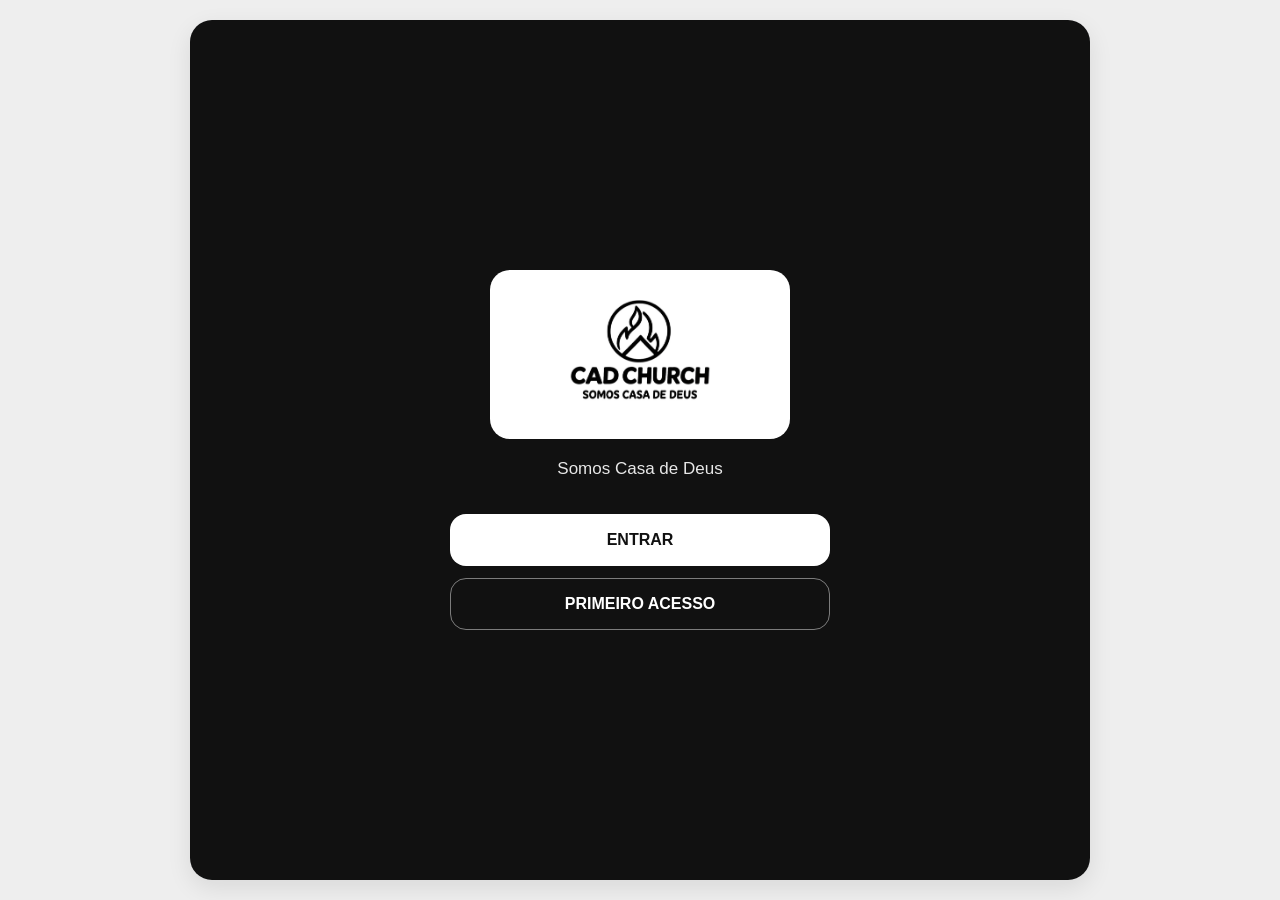
<file: index.html>
<!DOCTYPE html>
<html lang="pt-BR">
<head>
  <meta charset="UTF-8">
  <meta name="viewport" content="width=device-width, initial-scale=1.0, maximum-scale=1.0, user-scalable=no">

  <meta name="theme-color" content="#111111">
  <meta name="apple-mobile-web-app-capable" content="yes">
  <meta name="apple-mobile-web-app-status-bar-style" content="black">

  <title>CAD CHURCH</title>

  <link rel="stylesheet" href="style.css">
</head>

<body>

<main class="app">

  <!-- ==================================================
       TELA INICIAL
  =================================================== -->
  <section class="screen splash-screen" id="splash">

    <div class="splash-content">

      <img
        src="logo-cad-church.jpg"
        alt="CAD CHURCH - Somos Casa de Deus"
        class="splash-logo"
      >

      <p class="tagline">Somos Casa de Deus</p>

      <div class="splash-actions">

        <button
          type="button"
          class="btn btn-primary"
          onclick="entrar()"
        >
          ENTRAR
        </button>

        <button
          type="button"
          class="btn btn-secondary"
          onclick="primeiroAcesso()"
        >
          PRIMEIRO ACESSO
        </button>

      </div>

    </div>

  </section>


  <!-- ==================================================
       PRIMEIRO ACESSO
  =================================================== -->
  <section class="screen" id="cadastro">

    <header class="app-header">

      <button
        type="button"
        class="btn-back"
        onclick="voltarSplash()"
      >
        ← Voltar
      </button>

      <h2>Primeiro Acesso</h2>

      <div class="header-spacer"></div>

    </header>

    <div class="page-content">

      <div class="intro-block">

        <h3>Seja bem-vindo!</h3>

        <p>
          Cadastre seus dados para acessar o CAD CHURCH.
        </p>

      </div>

      <form
        onsubmit="salvarCadastro(event)"
        class="form-container"
      >

        <div class="input-group">

          <label for="cadNome">
            Nome completo
          </label>

          <input
            id="cadNome"
            type="text"
            autocomplete="name"
            required
            placeholder="Digite seu nome"
          >

        </div>


        <div class="input-group">

          <label for="cadTelefone">
            Telefone
          </label>

          <input
            id="cadTelefone"
            type="tel"
            autocomplete="tel"
            placeholder="(00) 00000-0000"
          >

        </div>


        <button
          type="submit"
          class="btn btn-primary"
        >
          CRIAR MEU ACESSO
        </button>

      </form>

    </div>

  </section>


  <!-- ==================================================
       HOME
  =================================================== -->
  <section class="screen" id="home">

    <header class="app-header home-header">

      <div class="user-greeting">

        <small>
          Bem-vindo(a) à nossa casa
        </small>

        <h1 id="nome">
          Membro
        </h1>

      </div>

      <div class="tag">
        CAD CHURCH
      </div>

    </header>


    <div class="page-content home-content">

      <!-- ==================================================
           TRILHO MINISTERIAL
      =================================================== -->

      <a
        href="trilho.html"
        class="trilho-card"
      >

        <div class="trilho-top">

          <div>

            <span>
              Seu Trilho Ministerial
            </span>

            <strong id="trilhoNivel">
              VISITANTE
            </strong>

          </div>

          <div
            class="etiqueta"
            id="trilhoCor"
          >
            AZUL
          </div>

        </div>


        <div class="progress">

          <span
            id="progresso"
            style="width: 0%;"
          ></span>

        </div>


        <small id="progressoTexto">
          Seu progresso aparecerá aqui conforme você avançar.
        </small>

      </a>


      <!-- ==================================================
           ÁREA ADMINISTRATIVA
      =================================================== -->

      <section
        class="admin-area hidden"
        id="adminArea"
      >

        <div class="admin-header">

          <span>👑</span>

          <div>

            <strong>
              Painel Administrativo
            </strong>

            <small>
              Área exclusiva do administrador
            </small>

          </div>

        </div>


        <div class="admin-grid">

          <a
            href="admin-membros.html"
            class="btn-admin"
          >

            <span>👥</span>

            <b>
              Membros
            </b>

            <small>
              Gerenciar membros da igreja
            </small>

          </a>


          <a
            href="admin-agenda.html"
            class="btn-admin"
          >

            <span>📅</span>

            <b>
              Agenda
            </b>

            <small>
              Criar e organizar eventos
            </small>

          </a>


          <a
            href="admin-financeiro.html"
            class="btn-admin"
          >

            <span>💼</span>

            <b>
              Tesouraria
            </b>

            <small>
              Acessar painel financeiro
            </small>

          </a>

        </div>

      </section>


      <!-- ==================================================
           ACESSO RÁPIDO
      =================================================== -->

      <h2 class="section-title">
        Acesso rápido
      </h2>


      <div class="grid">


        <!-- AGENDA -->

        <a
          href="agenda.html"
          class="grid-card"
        >

          <span class="icon">
            📅
          </span>

          <b>
            Agenda
          </b>

          <small>
            Programações
          </small>

        </a>


        <!-- ORAÇÃO -->

        <a
          href="oracao.html"
          class="grid-card"
        >

          <span class="icon">
            🙏
          </span>

          <b>
            Oração
          </b>

          <small>
            Pedidos de oração
          </small>

        </a>


        <!-- ESTUDOS -->

        <a
          href="estudos.html"
          class="grid-card"
        >

          <span class="icon">
            📖
          </span>

          <b>
            Estudos
          </b>

          <small>
            Estudos bíblicos
          </small>

        </a>


        <!-- CONTRIBUIÇÕES -->

        <a
          href="contribuicoes.html"
          class="grid-card"
        >

          <span class="icon">
            💰
          </span>

          <b>
            Contribuições
          </b>

          <small>
            Dízimos e ofertas
          </small>

        </a>


        <!-- CULTOS -->

        <a
          href="cultos.html"
          class="grid-card"
        >

          <span class="icon">
            ⛪
          </span>

          <b>
            Cultos
          </b>

          <small>
            Horários
          </small>

        </a>


        <!-- AVISOS -->

        <a
          href="avisos.html"
          class="grid-card"
        >

          <span class="icon">
            📢
          </span>

          <b>
            Avisos
          </b>

          <small>
            Comunicados
          </small>

        </a>


        <!-- MINISTÉRIOS -->

        <a
          href="ministerios.html"
          class="grid-card"
        >

          <span class="icon">
            👥
          </span>

          <b>
            Ministérios
          </b>

          <small>
            Serviço
          </small>

        </a>


        <!-- TESOURARIA -->

        <a
          href="admin-financeiro.html"
          class="grid-card"
        >

          <span class="icon">
            💼
          </span>

          <b>
            Tesouraria
          </b>

          <small>
            Painel financeiro
          </small>

        </a>

      </div>

    </div>


    <!-- ==================================================
         MENU INFERIOR
    =================================================== -->

    <nav class="bottom-nav">

      <a
        href="index.html"
        class="active"
      >

        <i>⌂</i>

        <span>
          Início
        </span>

      </a>


      <a href="trilho.html">

        <i>🏷️</i>

        <span>
          Trilho
        </span>

      </a>


      <a href="perfil.html">

        <i>👤</i>

        <span>
          Perfil
        </span>

      </a>

    </nav>

  </section>

</main>


<!-- ==================================================
     JAVASCRIPT
=================================================== -->

<script src="app.js"></script>

</body>
</html>
</file>
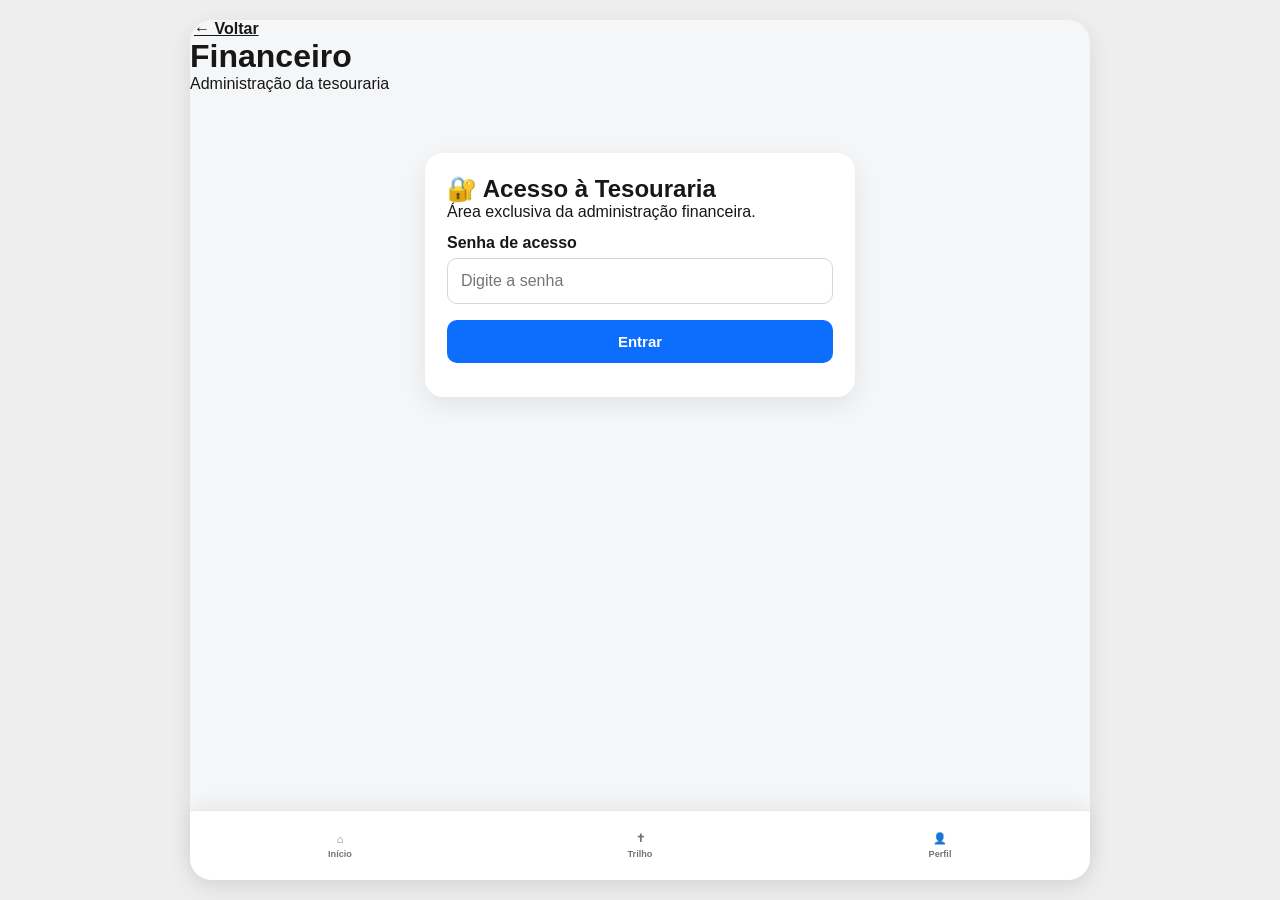
<file: admin-financeiro.html>
<!DOCTYPE html>
<html lang="pt-BR">

<head>

  <meta charset="UTF-8">

  <meta
    name="viewport"
    content="width=device-width, initial-scale=1.0"
  >

  <title>Financeiro — CAD CHURCH</title>

  <link rel="stylesheet" href="style.css">


  <style>

    .finance-admin {
      max-width: 900px;
      margin: auto;
      padding: 20px 16px 100px;
    }


    .finance-header {
      text-align: center;
      margin-bottom: 25px;
    }


    .finance-header h1 {
      margin-bottom: 6px;
    }


    .finance-header p {
      color: #666;
    }


    .finance-card {
      background: #fff;
      border-radius: 18px;
      padding: 22px;
      margin-bottom: 20px;
      box-shadow: 0 8px 25px rgba(0,0,0,.08);
    }


    .login-card {
      max-width: 430px;
      margin: 40px auto;
    }


    .finance-form label {
      display: block;
      margin: 13px 0 6px;
      font-weight: 600;
    }


    .finance-form input,
    .finance-form select {

      width: 100%;
      box-sizing: border-box;

      padding: 13px;

      border: 1px solid #d5d5d5;

      border-radius: 10px;

      font-size: 16px;
    }


    .btn-primary,
    .btn-danger,
    .btn-secondary {

      width: 100%;

      padding: 13px;

      border: 0;

      border-radius: 10px;

      color: white;

      font-weight: bold;

      font-size: 15px;

      cursor: pointer;

      margin-top: 16px;
    }


    .btn-primary {
      background: #0d6efd;
    }


    .btn-danger {
      background: #dc3545;
    }


    .btn-secondary {
      background: #6c757d;
    }


    .hidden {
      display: none !important;
    }


    .login-error {
      color: #c00;
      text-align: center;
      margin-top: 12px;
    }


    .resumo-grid {

      display: grid;

      grid-template-columns:
        repeat(3, 1fr);

      gap: 15px;

      margin-bottom: 20px;
    }


    .resumo-box {

      padding: 20px;

      border-radius: 15px;

      text-align: center;

      background: #f5f5f5;
    }


    .resumo-box span {

      display: block;

      font-size: 13px;

      color: #666;

      margin-bottom: 8px;
    }


    .resumo-box strong {

      font-size: 21px;
    }


    .entrada strong {
      color: #198754;
    }


    .saida strong {
      color: #dc3545;
    }


    .saldo-box {

      background: #eef7ff;

      border: 1px solid #cfe2ff;
    }


    .saldo-box strong {
      color: #0d6efd;
    }


    .table-wrapper {
      overflow-x: auto;
    }


    table {

      width: 100%;

      border-collapse: collapse;

      margin-top: 10px;

      min-width: 650px;
    }


    th,
    td {

      padding: 12px;

      border-bottom: 1px solid #eee;

      text-align: left;

      font-size: 14px;
    }


    th {
      background: #f5f5f5;
    }


    .valor-entrada {
      color: #198754;
      font-weight: bold;
    }


    .valor-saida {
      color: #dc3545;
      font-weight: bold;
    }


    .vazio {

      text-align: center;

      padding: 25px;

      color: #777;
    }


    .acoes {

      display: grid;

      grid-template-columns:
        1fr 1fr;

      gap: 12px;
    }


    @media (max-width: 650px) {

      .resumo-grid {
        grid-template-columns: 1fr;
      }

      .acoes {
        grid-template-columns: 1fr;
      }

    }

  </style>

</head>


<body>

  <div class="app">

    <header class="top-header">

      <a
        href="index.html"
        class="btn-back"
      >
        ← Voltar
      </a>

      <div>

        <h1>Financeiro</h1>

        <p>
          Administração da tesouraria
        </p>

      </div>

    </header>


    <main class="finance-admin">


      <!-- LOGIN -->

      <section
        id="loginSection"
        class="finance-card login-card"
      >

        <h2>🔐 Acesso à Tesouraria</h2>

        <p>
          Área exclusiva da administração financeira.
        </p>


        <form
          id="loginForm"
          class="finance-form"
        >

          <label for="pin">
            Senha de acesso
          </label>

          <input
            type="password"
            id="pin"
            maxlength="4"
            inputmode="numeric"
            placeholder="Digite a senha"
            required
          >


          <button
            type="submit"
            class="btn-primary"
          >
            Entrar
          </button>

        </form>


        <p
          id="loginError"
          class="login-error"
        ></p>

      </section>



      <!-- DASHBOARD -->

      <section
        id="dashboardSection"
        class="hidden"
      >


        <div class="finance-header">

          <h1>📊 Fluxo de Caixa</h1>

          <p>
            Controle financeiro da igreja
          </p>

        </div>


        <!-- RESUMO -->

        <div class="resumo-grid">


          <div class="resumo-box entrada">

            <span>
              TOTAL DE ENTRADAS
            </span>

            <strong id="entradas">
              R$ 0,00
            </strong>

          </div>


          <div class="resumo-box saida">

            <span>
              TOTAL DE SAÍDAS
            </span>

            <strong id="saidas">
              R$ 0,00
            </strong>

          </div>


          <div class="resumo-box saldo-box">

            <span>
              SALDO ATUAL
            </span>

            <strong id="saldo">
              R$ 0,00
            </strong>

          </div>

        </div>



        <!-- AÇÕES -->

        <section class="finance-card">

          <h2>
            Movimentação financeira
          </h2>


          <div class="acoes">

            <button
              class="btn-primary"
              onclick="carregarDados()"
            >
              🔄 Atualizar Fluxo
            </button>


            <button
              class="btn-danger"
              onclick="mostrarFormularioSaida()"
            >
              ➖ Registrar Saída
            </button>

          </div>

        </section>



        <!-- FORMULÁRIO SAÍDA -->

        <section
          id="saidaSection"
          class="finance-card hidden"
        >

          <h2>
            ➖ Registrar Saída
          </h2>


          <form
            id="saidaForm"
            class="finance-form"
          >

            <label for="categoriaSaida">
              Categoria
            </label>

            <select
              id="categoriaSaida"
              required
            >

              <option value="">
                Selecione
              </option>

              <option value="Despesa">
                Despesa
              </option>

              <option value="Aluguel">
                Aluguel
              </option>

              <option value="Energia">
                Energia
              </option>

              <option value="Água">
                Água
              </option>

              <option value="Material">
                Material
              </option>

              <option value="Manutenção">
                Manutenção
              </option>

              <option value="Outros">
                Outros
              </option>

            </select>


            <label for="descricaoSaida">
              Descrição
            </label>

            <input
              type="text"
              id="descricaoSaida"
              placeholder="Ex.: pagamento da conta de energia"
              required
            >


            <label for="valorSaida">
              Valor
            </label>

            <input
              type="number"
              id="valorSaida"
              min="0.01"
              step="0.01"
              placeholder="R$ 0,00"
              required
            >


            <button
              type="submit"
              class="btn-danger"
            >
              Registrar Saída
            </button>


            <button
              type="button"
              class="btn-secondary"
              onclick="esconderFormularioSaida()"
            >
              Cancelar
            </button>

          </form>

          <p id="saidaStatus"></p>

        </section>



        <!-- FLUXO DE CAIXA -->

        <section class="finance-card">

          <h2>
            📋 Lançamentos
          </h2>


          <div class="table-wrapper">

            <table>

              <thead>

                <tr>

                  <th>Data</th>

                  <th>Tipo</th>

                  <th>Categoria</th>

                  <th>Descrição / Nome</th>

                  <th>Valor</th>

                </tr>

              </thead>


              <tbody id="movimentacoes">

                <tr>

                  <td
                    colspan="5"
                    class="vazio"
                  >
                    Carregando...
                  </td>

                </tr>

              </tbody>

            </table>

          </div>

        </section>


      </section>

    </main>


    <nav class="bottom-nav">

      <a href="index.html">

        <span>⌂</span>

        <small>
          Início
        </small>

      </a>


      <a href="trilho.html">

        <span>✝</span>

        <small>
          Trilho
        </small>

      </a>


      <a href="perfil.html">

        <span>👤</span>

        <small>
          Perfil
        </small>

      </a>

    </nav>

  </div>



  <script>

    const API_URL =
      "https://script.google.com/macros/s/AKfycbz8lxH6Raz0qL4Ly-NgHD0n_Ai4o-P7MwJtGXjgwl8tO1fARZcGffsw7a4E9lU1SwM_/exec";


    /*
      IMPORTANTE:
      Esta senha ainda está no navegador.
      Portanto, ela NÃO é uma proteção de segurança real.
      Depois podemos colocar autenticação administrativa
      de verdade.
    */

    const SENHA_ADMIN = "1234";


    const loginForm =
      document.getElementById("loginForm");


    loginForm.addEventListener(
      "submit",
      function(event) {

        event.preventDefault();

        const pin =
          document.getElementById("pin").value;

        const erro =
          document.getElementById("loginError");


        if (pin === SENHA_ADMIN) {

          document
            .getElementById("loginSection")
            .classList.add("hidden");

          document
            .getElementById("dashboardSection")
            .classList.remove("hidden");

          carregarDados();

        } else {

          erro.textContent =
            "Senha incorreta.";

        }

      }
    );



    function mostrarFormularioSaida() {

      document
        .getElementById("saidaSection")
        .classList.remove("hidden");

      document
        .getElementById("saidaSection")
        .scrollIntoView({
          behavior: "smooth"
        });

    }



    function esconderFormularioSaida() {

      document
        .getElementById("saidaSection")
        .classList.add("hidden");

    }



    function dinheiro(valor) {

      return Number(valor || 0)
        .toLocaleString(
          "pt-BR",
          {
            style: "currency",
            currency: "BRL"
          }
        );

    }



    async function carregarDados() {

      const tabela =
        document.getElementById("movimentacoes");


      tabela.innerHTML = `
        <tr>
          <td colspan="5" class="vazio">
            Atualizando...
          </td>
        </tr>
      `;


      try {

        const resposta =
          await fetch(API_URL);


        const data =
          await resposta.json();


        document.getElementById("entradas")
          .textContent =
          dinheiro(data.entradas);


        document.getElementById("saidas")
          .textContent =
          dinheiro(data.saidas);


        document.getElementById("saldo")
          .textContent =
          dinheiro(data.saldo);



        tabela.innerHTML = "";


        if (
          !data.movimentacoes ||
          data.movimentacoes.length === 0
        ) {

          tabela.innerHTML = `
            <tr>
              <td colspan="5" class="vazio">
                Nenhum lançamento registrado.
              </td>
            </tr>
          `;

          return;

        }


        data.movimentacoes.forEach(
          function(item) {

            const tr =
              document.createElement("tr");


            const classeValor =
              item.tipo === "Entrada"
                ? "valor-entrada"
                : "valor-saida";


            const sinal =
              item.tipo === "Entrada"
                ? "+"
                : "-";


            tr.innerHTML = `

              <td>
                ${item.data || ""}
              </td>

              <td>
                ${item.tipo || ""}
              </td>

              <td>
                ${item.categoria || ""}
              </td>

              <td>
                ${item.nome || ""}
              </td>

              <td class="${classeValor}">
                ${sinal} ${dinheiro(item.valor)}
              </td>

            `;


            tabela.appendChild(tr);

          }
        );


      } catch (erro) {

        console.error(erro);


        tabela.innerHTML = `
          <tr>
            <td colspan="5" class="vazio">
              Erro ao carregar o fluxo de caixa.
            </td>
          </tr>
        `;

      }

    }



    document
      .getElementById("saidaForm")
      .addEventListener(
        "submit",
        async function(event) {

          event.preventDefault();


          const categoria =
            document.getElementById(
              "categoriaSaida"
            ).value;


          const descricao =
            document.getElementById(
              "descricaoSaida"
            ).value.trim();


          const valor =
            parseFloat(
              document.getElementById(
                "valorSaida"
              ).value
            );


          const status =
            document.getElementById(
              "saidaStatus"
            );


          if (!categoria || !descricao || !valor) {

            status.style.color = "red";

            status.textContent =
              "Preencha todos os campos.";

            return;

          }


          status.style.color = "#555";

          status.textContent =
            "Registrando saída...";


          try {

            const dados =
              new URLSearchParams();


            dados.append(
              "tipo",
              "Saída"
            );


            dados.append(
              "categoria",
              categoria
            );


            dados.append(
              "valor",
              valor.toFixed(2)
            );


            dados.append(
              "nome",
              descricao
            );


            const resposta =
              await fetch(
                API_URL,
                {
                  method: "POST",
                  body: dados
                }
              );


            const resultado =
              await resposta.json();


            if (
              resultado.result !==
              "success"
            ) {

              throw new Error(
                resultado.message ||
                "Erro ao registrar saída."
              );

            }


            status.style.color =
              "#198754";


            status.textContent =
              "✓ Saída registrada com sucesso.";


            document
              .getElementById("saidaForm")
              .reset();


            await carregarDados();


            setTimeout(
              esconderFormularioSaida,
              1200
            );


          } catch (erro) {

            console.error(erro);

            status.style.color =
              "#dc3545";

            status.textContent =
              "Não foi possível registrar a saída.";

          }

        }
      );

  </script>

</body>

</html>
</file>
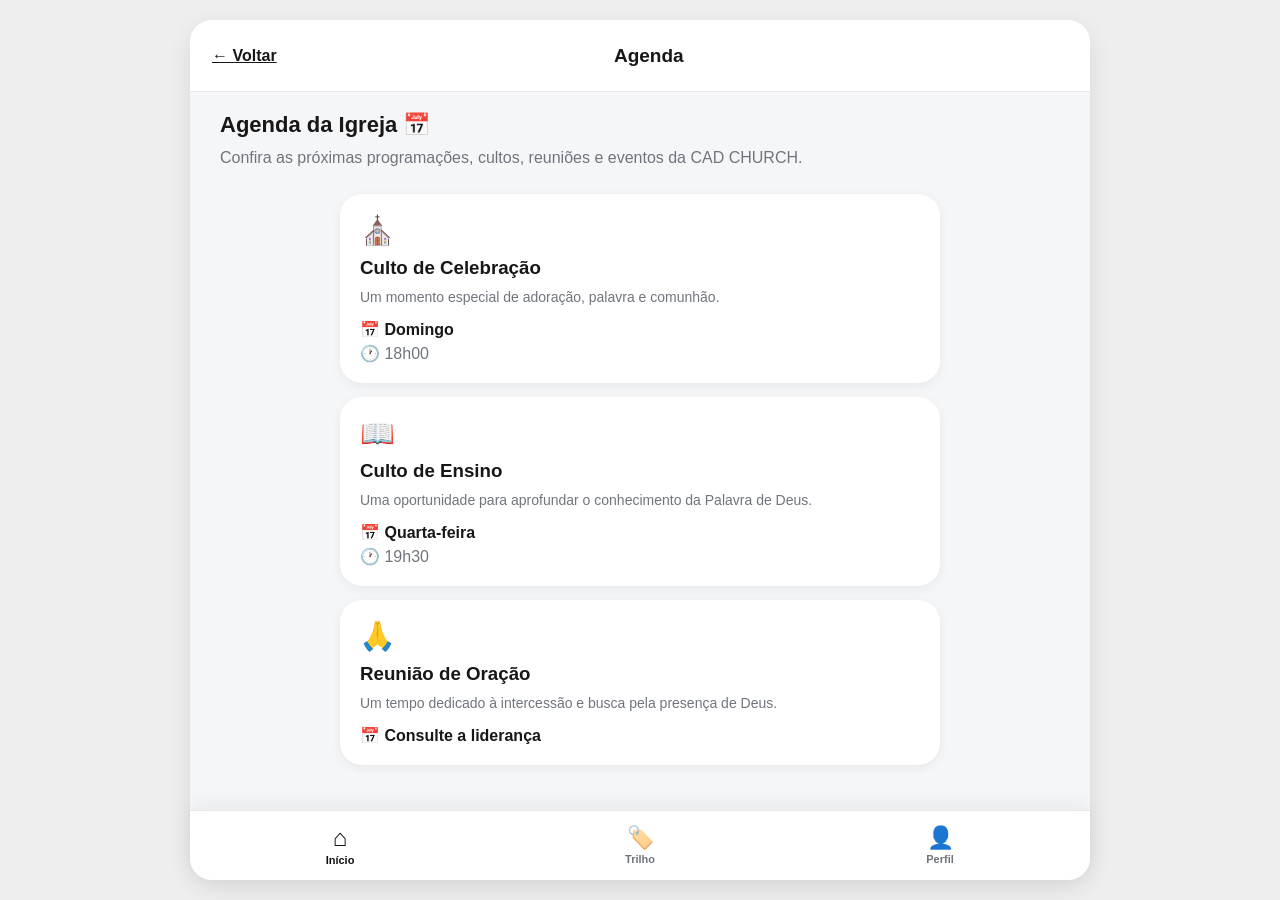
<file: agenda.html>
<!DOCTYPE html>
<html lang="pt-BR">

<head>
  <meta charset="UTF-8">

  <meta
    name="viewport"
    content="width=device-width, initial-scale=1.0, maximum-scale=1.0, user-scalable=no"
  >

  <meta name="theme-color" content="#111111">

  <title>Agenda - CAD CHURCH</title>

  <link rel="stylesheet" href="style.css">
</head>

<body>

<main class="app">

  <!-- CABEÇALHO -->
  <header class="app-header">

    <a href="index.html" class="btn-back">
      ← Voltar
    </a>

    <h2>Agenda</h2>

    <div class="header-spacer"></div>

  </header>


  <!-- CONTEÚDO -->
  <div class="page-content">

    <div class="intro-block">

      <h3>Agenda da Igreja 📅</h3>

      <p>
        Confira as próximas programações,
        cultos, reuniões e eventos da CAD CHURCH.
      </p>

    </div>


    <!-- EVENTO 1 -->

    <article class="form-container" style="margin-bottom: 14px;">

      <div style="font-size: 28px; margin-bottom: 10px;">
        ⛪
      </div>

      <h3 style="margin-bottom: 8px;">
        Culto de Celebração
      </h3>

      <p style="color: #70757d; font-size: 14px; line-height: 1.5;">
        Um momento especial de adoração,
        palavra e comunhão.
      </p>

      <p style="margin-top: 12px; font-weight: 700;">
        📅 Domingo
      </p>

      <p style="margin-top: 5px; color: #70757d;">
        🕐 18h00
      </p>

    </article>


    <!-- EVENTO 2 -->

    <article class="form-container" style="margin-bottom: 14px;">

      <div style="font-size: 28px; margin-bottom: 10px;">
        📖
      </div>

      <h3 style="margin-bottom: 8px;">
        Culto de Ensino
      </h3>

      <p style="color: #70757d; font-size: 14px; line-height: 1.5;">
        Uma oportunidade para aprofundar
        o conhecimento da Palavra de Deus.
      </p>

      <p style="margin-top: 12px; font-weight: 700;">
        📅 Quarta-feira
      </p>

      <p style="margin-top: 5px; color: #70757d;">
        🕐 19h30
      </p>

    </article>


    <!-- EVENTO 3 -->

    <article class="form-container">

      <div style="font-size: 28px; margin-bottom: 10px;">
        🙏
      </div>

      <h3 style="margin-bottom: 8px;">
        Reunião de Oração
      </h3>

      <p style="color: #70757d; font-size: 14px; line-height: 1.5;">
        Um tempo dedicado à intercessão
        e busca pela presença de Deus.
      </p>

      <p style="margin-top: 12px; font-weight: 700;">
        📅 Consulte a liderança
      </p>

    </article>

  </div>


  <!-- MENU INFERIOR -->

  <nav class="bottom-nav">

    <a href="index.html" class="active">

      <i>⌂</i>

      <span>
        Início
      </span>

    </a>


    <a href="trilho.html">

      <i>🏷️</i>

      <span>
        Trilho
      </span>

    </a>


    <a href="perfil.html">

      <i>👤</i>

      <span>
        Perfil
      </span>

    </a>

  </nav>

</main>

</body>

</html>
</file>
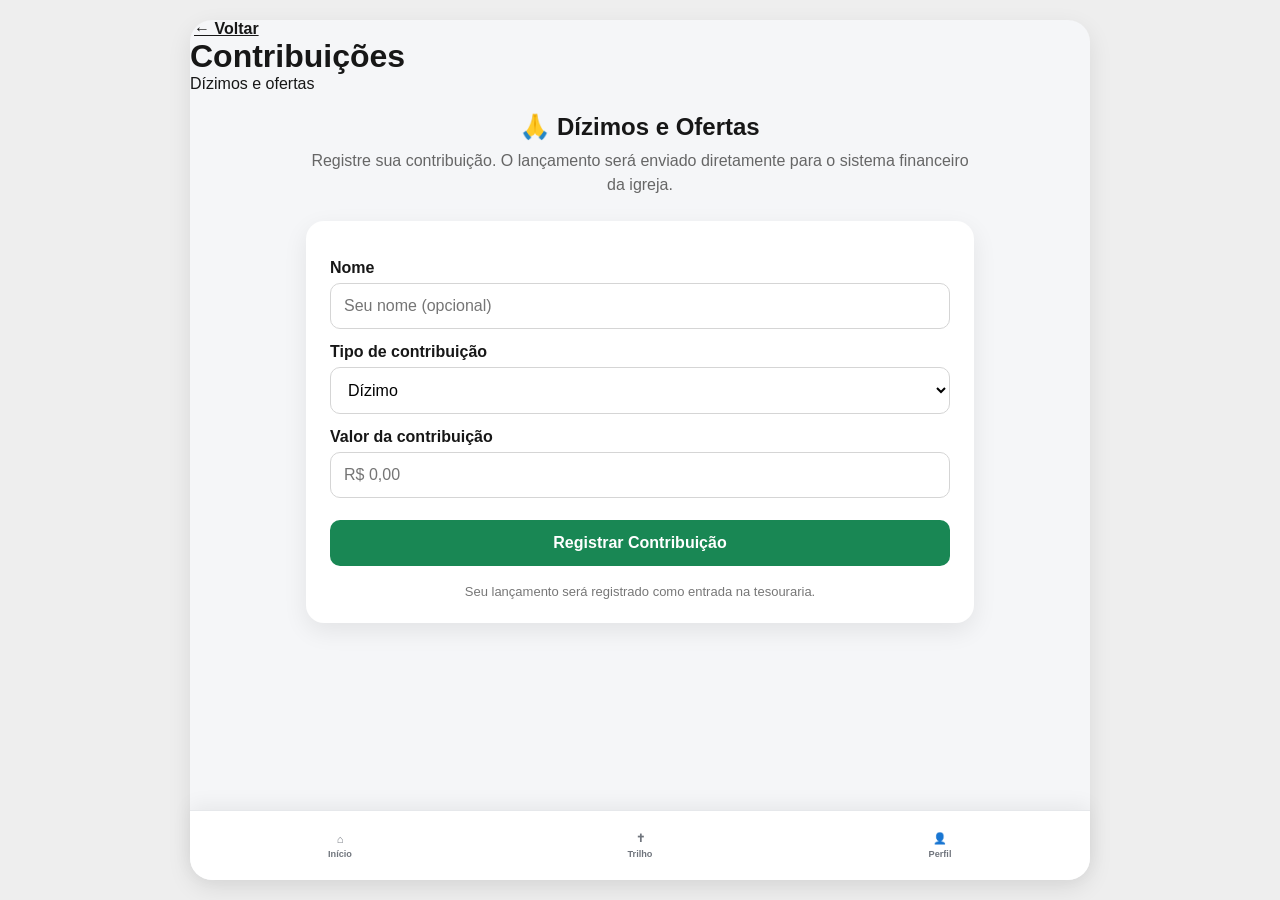
<file: contribuicoes.html>
<!DOCTYPE html>
<html lang="pt-BR">
<head>
  <meta charset="UTF-8">
  <meta name="viewport" content="width=device-width, initial-scale=1.0">

  <title>Contribuições — CAD CHURCH</title>

  <link rel="stylesheet" href="style.css">

  <style>
    .finance-page {
      max-width: 700px;
      margin: 0 auto;
      padding: 20px 16px 100px;
    }

    .finance-card {
      background: #fff;
      border-radius: 18px;
      padding: 24px;
      box-shadow: 0 8px 25px rgba(0,0,0,.08);
      margin-bottom: 20px;
    }

    .finance-card h2 {
      margin-top: 0;
    }

    .finance-intro {
      text-align: center;
      margin-bottom: 24px;
    }

    .finance-intro h1 {
      margin-bottom: 8px;
    }

    .finance-intro p {
      color: #666;
      line-height: 1.5;
    }

    .finance-form label {
      display: block;
      margin: 14px 0 6px;
      font-weight: 600;
    }

    .finance-form input,
    .finance-form select {
      width: 100%;
      box-sizing: border-box;
      padding: 13px;
      border: 1px solid #d5d5d5;
      border-radius: 10px;
      font-size: 16px;
      background: #fff;
    }

    .finance-form button {
      width: 100%;
      margin-top: 22px;
      padding: 14px;
      border: 0;
      border-radius: 10px;
      background: #198754;
      color: white;
      font-size: 16px;
      font-weight: bold;
      cursor: pointer;
    }

    .finance-form button:disabled {
      opacity: .6;
      cursor: wait;
    }

    .status {
      display: none;
      margin-top: 16px;
      padding: 13px;
      border-radius: 10px;
      text-align: center;
      font-weight: 600;
    }

    .status.success {
      display: block;
      background: #e8f7ee;
      color: #16703c;
    }

    .status.error {
      display: block;
      background: #fdecec;
      color: #a11;
    }

    .security-note {
      font-size: 13px;
      color: #777;
      text-align: center;
      margin-top: 18px;
    }
  </style>
</head>

<body>

  <div class="app">

    <header class="top-header">
      <a href="index.html" class="btn-back">← Voltar</a>

      <div>
        <h1>Contribuições</h1>
        <p>Dízimos e ofertas</p>
      </div>
    </header>


    <main class="finance-page">

      <section class="finance-intro">
        <h1>🙏 Dízimos e Ofertas</h1>
        <p>
          Registre sua contribuição. O lançamento será enviado
          diretamente para o sistema financeiro da igreja.
        </p>
      </section>


      <section class="finance-card">

        <form id="contribForm" class="finance-form">

          <label for="nome">
            Nome
          </label>

          <input
            type="text"
            id="nome"
            placeholder="Seu nome (opcional)"
          >


          <label for="categoria">
            Tipo de contribuição
          </label>

          <select id="categoria" required>
            <option value="Dízimo">Dízimo</option>
            <option value="Oferta">Oferta</option>
            <option value="Oferta Especial">Oferta Especial</option>
          </select>


          <label for="valor">
            Valor da contribuição
          </label>

          <input
            type="number"
            id="valor"
            min="0.01"
            step="0.01"
            placeholder="R$ 0,00"
            required
          >


          <button type="submit" id="btnEnviar">
            Registrar Contribuição
          </button>

        </form>

        <div id="status" class="status"></div>

        <p class="security-note">
          Seu lançamento será registrado como entrada na tesouraria.
        </p>

      </section>

    </main>


    <nav class="bottom-nav">

      <a href="index.html">
        <span>⌂</span>
        <small>Início</small>
      </a>

      <a href="trilho.html">
        <span>✝</span>
        <small>Trilho</small>
      </a>

      <a href="perfil.html">
        <span>👤</span>
        <small>Perfil</small>
      </a>

    </nav>

  </div>


  <script>

    const API_URL =
      "https://script.google.com/macros/s/AKfycbz8lxH6Raz0qL4Ly-NgHD0n_Ai4o-P7MwJtGXjgwl8tO1fARZcGffsw7a4E9lU1SwM_/exec";


    document
      .getElementById("contribForm")
      .addEventListener("submit", async function(event) {

        event.preventDefault();

        const nome =
          document.getElementById("nome").value.trim();

        const categoria =
          document.getElementById("categoria").value;

        const valor =
          parseFloat(document.getElementById("valor").value);

        const status =
          document.getElementById("status");

        const botao =
          document.getElementById("btnEnviar");


        status.className = "status";
        status.textContent = "";

        if (!valor || valor <= 0) {

          status.className = "status error";
          status.textContent =
            "Informe um valor válido.";

          return;
        }


        botao.disabled = true;
        botao.textContent = "Registrando...";


        try {

          /*
            Usamos URLSearchParams para evitar
            o problema de preflight CORS do
            Content-Type application/json.
          */

          const dados = new URLSearchParams();

          dados.append("tipo", "Entrada");
          dados.append("categoria", categoria);
          dados.append("valor", valor.toFixed(2));
          dados.append("nome", nome);


          const resposta = await fetch(API_URL, {

            method: "POST",

            body: dados

          });


          const resultado = await resposta.json();


          if (resultado.result !== "success") {

            throw new Error(
              resultado.message ||
              "Não foi possível registrar a contribuição."
            );

          }


          status.className = "status success";

          status.textContent =
            "✓ Contribuição registrada com sucesso!";


          document
            .getElementById("contribForm")
            .reset();


        } catch (erro) {

          console.error(erro);

          status.className = "status error";

          status.textContent =
            "Não foi possível registrar. Tente novamente.";

        } finally {

          botao.disabled = false;
          botao.textContent = "Registrar Contribuição";

        }

      });

  </script>

</body>
</html>
</file>
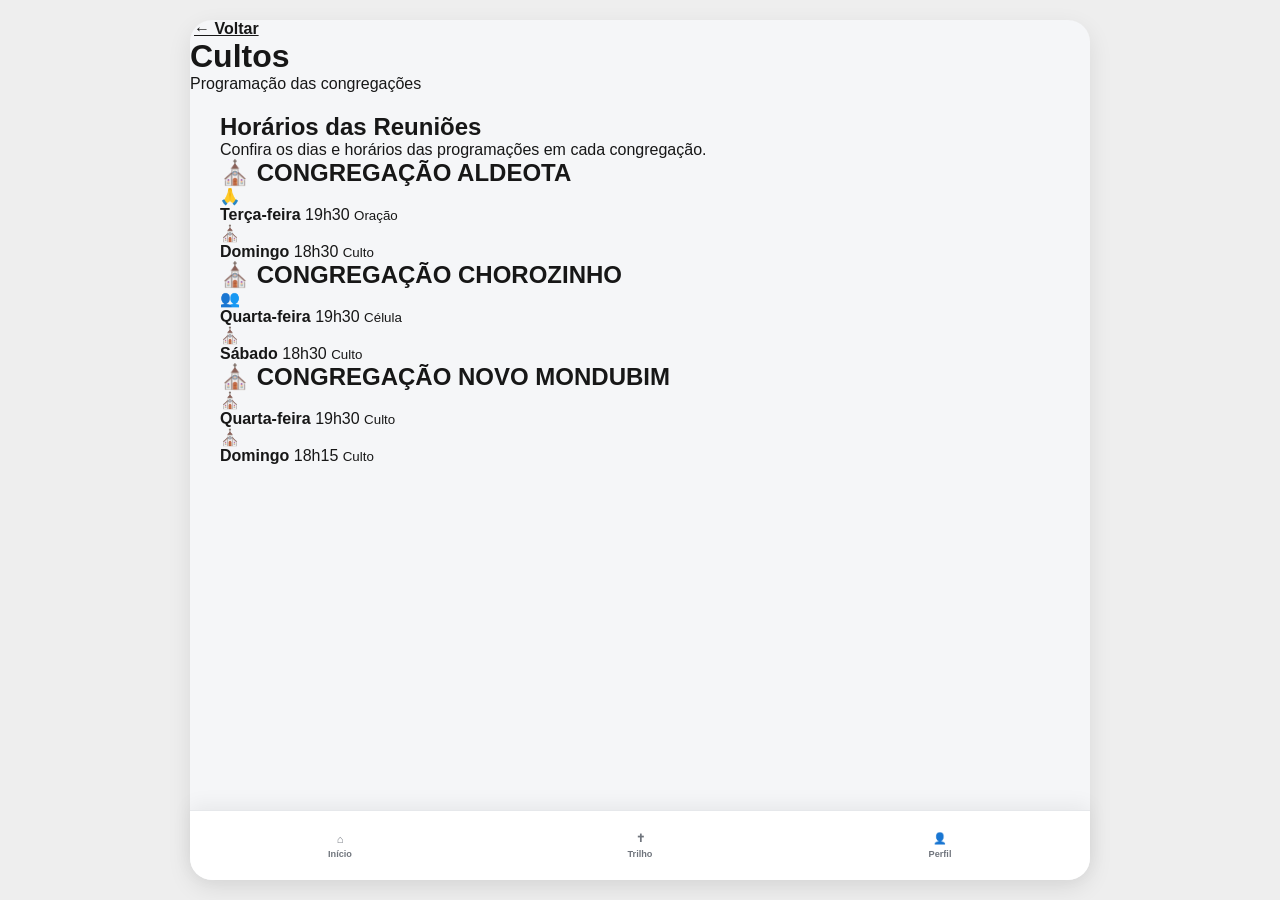
<file: cultos.html>
<!DOCTYPE html>
<html lang="pt-BR">
<head>
  <meta charset="UTF-8">
  <meta name="viewport" content="width=device-width, initial-scale=1.0">
  <title>Cultos — CAD Church</title>

  <link rel="stylesheet" href="style.css">
</head>

<body>

  <div class="app">

    <header class="top-header">
      <a href="index.html" class="btn-back">← Voltar</a>

      <div>
        <h1>Cultos</h1>
        <p>Programação das congregações</p>
      </div>
    </header>

    <main class="page-content">

      <section class="section-intro">
        <h2>Horários das Reuniões</h2>
        <p>
          Confira os dias e horários das programações
          em cada congregação.
        </p>
      </section>


      <!-- ALDEOTA -->
      <section class="admin-card">

        <h2>⛪ CONGREGAÇÃO ALDEOTA</h2>

        <div class="info-row">
          <div class="info-icon">🙏</div>

          <div>
            <strong>Terça-feira</strong>
            <span>19h30</span>
            <small>Oração</small>
          </div>
        </div>

        <div class="info-row">
          <div class="info-icon">⛪</div>

          <div>
            <strong>Domingo</strong>
            <span>18h30</span>
            <small>Culto</small>
          </div>
        </div>

      </section>


      <!-- CHOROZINHO -->
      <section class="admin-card">

        <h2>⛪ CONGREGAÇÃO CHOROZINHO</h2>

        <div class="info-row">
          <div class="info-icon">👥</div>

          <div>
            <strong>Quarta-feira</strong>
            <span>19h30</span>
            <small>Célula</small>
          </div>
        </div>

        <div class="info-row">
          <div class="info-icon">⛪</div>

          <div>
            <strong>Sábado</strong>
            <span>18h30</span>
            <small>Culto</small>
          </div>
        </div>

      </section>


      <!-- NOVO MONDUBIM -->
      <section class="admin-card">

        <h2>⛪ CONGREGAÇÃO NOVO MONDUBIM</h2>

        <div class="info-row">
          <div class="info-icon">⛪</div>

          <div>
            <strong>Quarta-feira</strong>
            <span>19h30</span>
            <small>Culto</small>
          </div>
        </div>

        <div class="info-row">
          <div class="info-icon">⛪</div>

          <div>
            <strong>Domingo</strong>
            <span>18h15</span>
            <small>Culto</small>
          </div>
        </div>

      </section>

    </main>


    <!-- MENU INFERIOR -->
    <nav class="bottom-nav">

      <a href="index.html">
        <span>⌂</span>
        <small>Início</small>
      </a>

      <a href="trilho.html">
        <span>✝</span>
        <small>Trilho</small>
      </a>

      <a href="perfil.html">
        <span>👤</span>
        <small>Perfil</small>
      </a>

    </nav>

  </div>

</body>
</html>
</file>
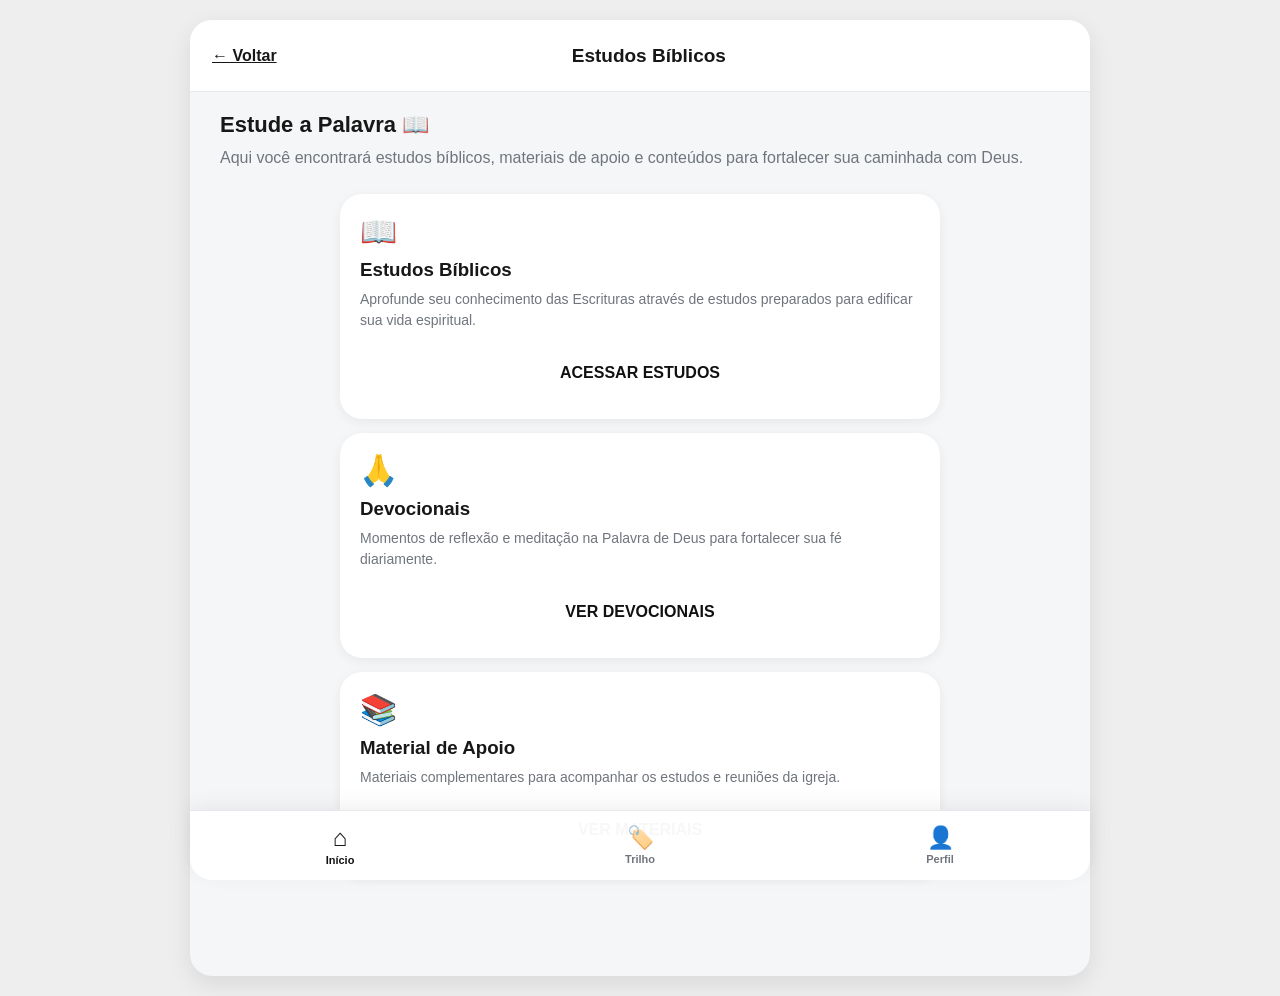
<file: estudos.html>
<!DOCTYPE html>
<html lang="pt-BR">

<head>
  <meta charset="UTF-8">

  <meta
    name="viewport"
    content="width=device-width, initial-scale=1.0, maximum-scale=1.0, user-scalable=no"
  >

  <meta name="theme-color" content="#111111">

  <title>Estudos Bíblicos - CAD CHURCH</title>

  <link rel="stylesheet" href="style.css">
</head>

<body>

<main class="app">

  <!-- CABEÇALHO -->
  <header class="app-header">

    <a href="index.html" class="btn-back">
      ← Voltar
    </a>

    <h2>Estudos Bíblicos</h2>

    <div class="header-spacer"></div>

  </header>


  <!-- CONTEÚDO -->
  <div class="page-content">

    <div class="intro-block">

      <h3>Estude a Palavra 📖</h3>

      <p>
        Aqui você encontrará estudos bíblicos,
        materiais de apoio e conteúdos para fortalecer
        sua caminhada com Deus.
      </p>

    </div>


    <!-- ESTUDO 1 -->

    <article class="form-container" style="margin-bottom: 14px;">

      <div style="font-size: 30px; margin-bottom: 10px;">
        📖
      </div>

      <h3 style="margin-bottom: 8px;">
        Estudos Bíblicos
      </h3>

      <p style="color: #70757d; font-size: 14px; line-height: 1.5;">
        Aprofunde seu conhecimento das Escrituras
        através de estudos preparados para edificar
        sua vida espiritual.
      </p>

      <button
        type="button"
        class="btn btn-primary"
        style="margin-top: 16px;"
        onclick="alert('Os estudos estarão disponíveis em breve.')"
      >
        ACESSAR ESTUDOS
      </button>

    </article>


    <!-- DEVOCIONAIS -->

    <article class="form-container" style="margin-bottom: 14px;">

      <div style="font-size: 30px; margin-bottom: 10px;">
        🙏
      </div>

      <h3 style="margin-bottom: 8px;">
        Devocionais
      </h3>

      <p style="color: #70757d; font-size: 14px; line-height: 1.5;">
        Momentos de reflexão e meditação na Palavra
        de Deus para fortalecer sua fé diariamente.
      </p>

      <button
        type="button"
        class="btn btn-primary"
        style="margin-top: 16px;"
        onclick="alert('Os devocionais estarão disponíveis em breve.')"
      >
        VER DEVOCIONAIS
      </button>

    </article>


    <!-- MATERIAL -->

    <article class="form-container">

      <div style="font-size: 30px; margin-bottom: 10px;">
        📚
      </div>

      <h3 style="margin-bottom: 8px;">
        Material de Apoio
      </h3>

      <p style="color: #70757d; font-size: 14px; line-height: 1.5;">
        Materiais complementares para acompanhar
        os estudos e reuniões da igreja.
      </p>

      <button
        type="button"
        class="btn btn-primary"
        style="margin-top: 16px;"
        onclick="alert('Os materiais estarão disponíveis em breve.')"
      >
        VER MATERIAIS
      </button>

    </article>

  </div>


  <!-- MENU INFERIOR -->

  <nav class="bottom-nav">

    <a href="index.html" class="active">

      <i>⌂</i>

      <span>
        Início
      </span>

    </a>


    <a href="trilho.html">

      <i>🏷️</i>

      <span>
        Trilho
      </span>

    </a>


    <a href="perfil.html">

      <i>👤</i>

      <span>
        Perfil
      </span>

    </a>

  </nav>

</main>

</body>

</html>
</file>
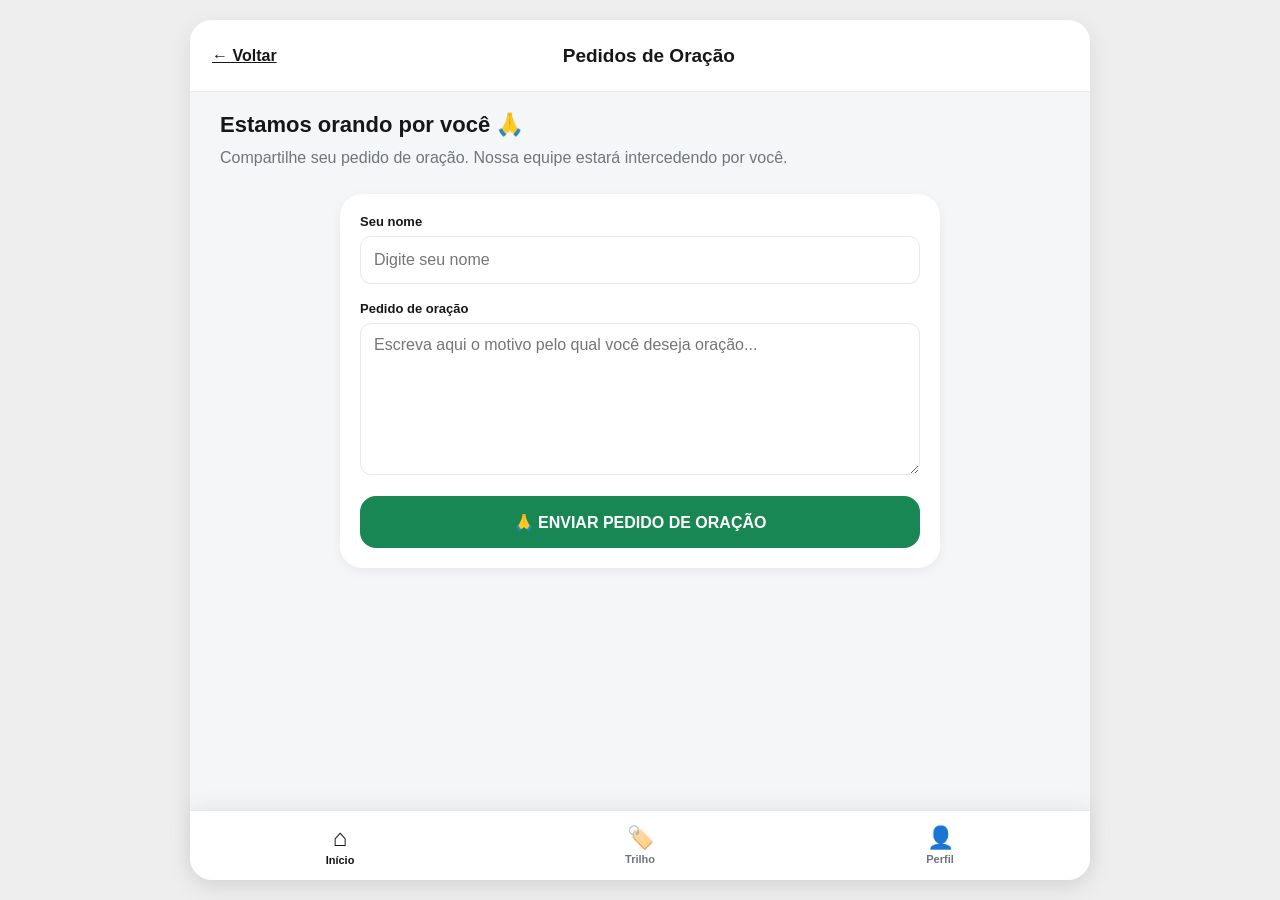
<file: oracao.html>
<!DOCTYPE html>
<html lang="pt-BR">

<head>
  <meta charset="UTF-8">

  <meta
    name="viewport"
    content="width=device-width, initial-scale=1.0, maximum-scale=1.0, user-scalable=no"
  >

  <meta name="theme-color" content="#111111">

  <title>Pedidos de Oração - CAD CHURCH</title>

  <link rel="stylesheet" href="style.css">
</head>

<body>

<main class="app">

  <!-- CABEÇALHO -->
  <header class="app-header">

    <a href="index.html" class="btn-back">
      ← Voltar
    </a>

    <h2>Pedidos de Oração</h2>

    <div class="header-spacer"></div>

  </header>


  <!-- CONTEÚDO -->
  <div class="page-content">

    <div class="intro-block">

      <h3>Estamos orando por você 🙏</h3>

      <p>
        Compartilhe seu pedido de oração.
        Nossa equipe estará intercedendo por você.
      </p>

    </div>


    <!-- FORMULÁRIO -->

    <form
      id="formOracao"
      class="form-container"
    >

      <div class="input-group">

        <label for="nomeOracao">
          Seu nome
        </label>

        <input
          id="nomeOracao"
          type="text"
          placeholder="Digite seu nome"
        >

      </div>


      <div class="input-group">

        <label for="textoOracao">
          Pedido de oração
        </label>

        <textarea
          id="textoOracao"
          rows="7"
          required
          placeholder="Escreva aqui o motivo pelo qual você deseja oração..."
        ></textarea>

      </div>


      <button
        type="submit"
        class="btn btn-success"
      >
        🙏 ENVIAR PEDIDO DE ORAÇÃO
      </button>

    </form>


    <!-- MENSAGEM -->

    <div
      id="mensagemSucesso"
      class="hidden"
      style="
        margin-top: 18px;
        padding: 16px;
        border-radius: 16px;
        background: #ffffff;
        border: 1px solid #e6e8eb;
        text-align: center;
      "
    >

      <strong>
        🙏 Pedido preparado!
      </strong>

      <p
        style="
          margin-top: 7px;
          color: #70757d;
          font-size: 13px;
        "
      >
        O WhatsApp será aberto para você confirmar o envio.
      </p>

    </div>

  </div>


  <!-- MENU INFERIOR -->

  <nav class="bottom-nav">

    <a
      href="index.html"
      class="active"
    >

      <i>⌂</i>

      <span>
        Início
      </span>

    </a>


    <a href="trilho.html">

      <i>🏷️</i>

      <span>
        Trilho
      </span>

    </a>


    <a href="perfil.html">

      <i>👤</i>

      <span>
        Perfil
      </span>

    </a>

  </nav>

</main>


<script>

  /* =====================================================
     PEDIDO DE ORAÇÃO
  ===================================================== */

  document
    .getElementById("formOracao")
    .addEventListener("submit", function(event) {

      event.preventDefault();


      const nome =
        document
          .getElementById("nomeOracao")
          .value
          .trim();


      const pedido =
        document
          .getElementById("textoOracao")
          .value
          .trim();


      if (!pedido) {

        alert(
          "Por favor, escreva seu pedido de oração."
        );

        return;

      }


      const nomeFinal =
        nome || "Membro da CAD CHURCH";


      const mensagem =
        `🙏 *PEDIDO DE ORAÇÃO - CAD CHURCH*

Olá! Gostaria de solicitar oração.

*Nome:* ${nomeFinal}

*Pedido:*
${pedido}`;


      const url =
        "https://wa.me/?text=" +
        encodeURIComponent(mensagem);


      document
        .getElementById("mensagemSucesso")
        .classList
        .remove("hidden");


      window.open(
        url,
        "_blank"
      );

    });

</script>

</body>

</html>
</file>
<file: style.css>
/* =====================================================
   CAD CHURCH — ESTILO PRINCIPAL
===================================================== */

:root {
  --primary: #111111;
  --primary-light: #222222;
  --bg-main: #f5f6f8;
  --bg-card: #ffffff;
  --text-dark: #171717;
  --text-muted: #70757d;
  --border-color: #e6e8eb;
  --success: #198754;
  --danger: #dc3545;
  --radius-sm: 10px;
  --radius-md: 16px;
  --radius-lg: 22px;
  --shadow-sm: 0 3px 12px rgba(0, 0, 0, 0.06);
  --shadow-md: 0 8px 25px rgba(0, 0, 0, 0.09);
}


/* =====================================================
   RESET
===================================================== */

* {
  box-sizing: border-box;
  margin: 0;
  padding: 0;
}

html,
body {
  width: 100%;
  min-height: 100%;
  font-family: Arial, Helvetica, sans-serif;
  background: #eeeeee;
  color: var(--text-dark);
}

body {
  overflow-x: hidden;
}

button,
input,
textarea,
select {
  font: inherit;
}


/* =====================================================
   APLICATIVO
===================================================== */

.app {
  width: 100%;
  min-height: 100vh;
  background: var(--bg-main);
  position: relative;
  margin: 0 auto;
}


/* =====================================================
   TELAS
===================================================== */

.screen {
  display: none;
  width: 100%;
  min-height: 100vh;
  flex-direction: column;
}

.screen.active {
  display: flex;
}


/* =====================================================
   SPLASH
===================================================== */

.splash-screen {
  min-height: 100vh;
  align-items: center;
  justify-content: center;
  padding: 30px 20px;
  background: var(--primary);
}

.splash-content {
  width: 100%;
  max-width: 380px;
  text-align: center;
}

.splash-logo {
  width: min(78vw, 300px);
  max-width: 100%;
  height: auto;
  display: block;
  margin: 0 auto 20px;
  border-radius: 20px;
}

.tagline {
  color: #ffffff;
  font-size: 17px;
  margin-bottom: 35px;
  opacity: 0.9;
}

.splash-actions {
  width: 100%;
  display: flex;
  flex-direction: column;
  gap: 12px;
}


/* =====================================================
   BOTÕES
===================================================== */

.btn {
  width: 100%;
  min-height: 52px;
  border: 0;
  border-radius: var(--radius-md);
  padding: 14px 18px;
  cursor: pointer;
  font-weight: 700;
  transition: transform 0.15s ease, opacity 0.15s ease;
}

.btn:active {
  transform: scale(0.98);
}

.btn-primary {
  background: #ffffff;
  color: #111111;
}

.btn-secondary {
  background: transparent;
  color: #ffffff;
  border: 1px solid rgba(255, 255, 255, 0.45);
}

.btn-success {
  background: var(--success);
  color: #ffffff;
}


/* =====================================================
   CABEÇALHO
===================================================== */

.app-header {
  min-height: 72px;
  width: 100%;
  display: flex;
  align-items: center;
  justify-content: space-between;
  gap: 12px;
  padding: 14px 18px;
  background: var(--bg-card);
  border-bottom: 1px solid var(--border-color);
  flex-shrink: 0;
}

.app-header h1,
.app-header h2 {
  margin: 0;
}

.app-header h2 {
  font-size: 19px;
  text-align: center;
  flex: 1;
}

.home-header {
  align-items: center;
}

.user-greeting {
  min-width: 0;
}

.user-greeting small {
  display: block;
  color: var(--text-muted);
  font-size: 12px;
  margin-bottom: 4px;
}

.user-greeting h1 {
  font-size: 22px;
  line-height: 1.1;
}

.tag {
  background: var(--primary);
  color: #ffffff;
  padding: 7px 10px;
  border-radius: 999px;
  font-size: 10px;
  font-weight: 700;
  white-space: nowrap;
}

.btn-back {
  border: 0;
  background: transparent;
  color: var(--text-dark);
  font-weight: 700;
  cursor: pointer;
  padding: 8px 4px;
  white-space: nowrap;
}

.header-spacer {
  width: 55px;
}


/* =====================================================
   CONTEÚDO
===================================================== */

.page-content {
  width: 100%;
  max-width: 900px;
  margin: 0 auto;
  flex: 1;
  padding: 20px;
  padding-bottom: 100px;
}

.home-content {
  padding-top: 18px;
}

.intro-block {
  margin-bottom: 24px;
}

.intro-block h3 {
  font-size: 22px;
  margin-bottom: 8px;
}

.intro-block p {
  color: var(--text-muted);
  line-height: 1.5;
}


/* =====================================================
   TRILHO MINISTERIAL
===================================================== */

.trilho-card {
  display: block;
  width: 100%;
  background: var(--bg-card);
  color: var(--text-dark);
  text-decoration: none;
  padding: 18px;
  border-radius: var(--radius-lg);
  box-shadow: var(--shadow-sm);
  margin-bottom: 24px;
}

.trilho-top {
  display: flex;
  align-items: center;
  justify-content: space-between;
  gap: 15px;
  margin-bottom: 15px;
}

.trilho-top span {
  display: block;
  color: var(--text-muted);
  font-size: 13px;
  margin-bottom: 5px;
}

.trilho-top strong {
  font-size: 18px;
}

.etiqueta {
  background: #e9ecef;
  padding: 7px 10px;
  border-radius: 999px;
  font-size: 10px;
  font-weight: 700;
}

.progress {
  width: 100%;
  height: 8px;
  background: #e9ecef;
  border-radius: 999px;
  overflow: hidden;
  margin-bottom: 9px;
}

.progress span {
  display: block;
  height: 100%;
  width: 0;
  background: var(--primary);
  border-radius: inherit;
  transition: width 0.3s ease;
}

.trilho-card small {
  color: var(--text-muted);
  font-size: 12px;
  line-height: 1.4;
}


/* =====================================================
   TÍTULOS DE SEÇÃO
===================================================== */

.section-title {
  font-size: 18px;
  margin-bottom: 13px;
}


/* =====================================================
   GRID DOS MÓDULOS
===================================================== */

.grid {
  display: grid;
  grid-template-columns: repeat(2, minmax(0, 1fr));
  gap: 12px;
}

.grid-card {
  min-height: 145px;
  display: flex;
  flex-direction: column;
  align-items: flex-start;
  justify-content: center;
  gap: 7px;
  padding: 18px;
  background: var(--bg-card);
  color: var(--text-dark);
  text-decoration: none;
  border: 1px solid var(--border-color);
  border-radius: var(--radius-md);
  box-shadow: var(--shadow-sm);
  transition: transform 0.15s ease, box-shadow 0.15s ease;
}

.grid-card:active {
  transform: scale(0.98);
}

.grid-card:hover {
  box-shadow: var(--shadow-md);
}

.grid-card .icon {
  font-size: 29px;
  line-height: 1;
  margin-bottom: 5px;
}

.grid-card b {
  font-size: 15px;
}

.grid-card small {
  color: var(--text-muted);
  font-size: 12px;
  line-height: 1.3;
}


/* =====================================================
   ÁREA ADMINISTRATIVA
===================================================== */

.admin-area {
  background: var(--bg-card);
  border-radius: var(--radius-lg);
  padding: 18px;
  margin-bottom: 24px;
  border: 1px solid var(--border-color);
  box-shadow: var(--shadow-sm);
}

.admin-header {
  display: flex;
  align-items: center;
  gap: 12px;
  margin-bottom: 15px;
}

.admin-header > span {
  font-size: 25px;
}

.admin-header strong,
.admin-header small {
  display: block;
}

.admin-header strong {
  font-size: 15px;
}

.admin-header small {
  color: var(--text-muted);
  font-size: 11px;
  margin-top: 3px;
}

.admin-grid {
  display: grid;
  grid-template-columns: 1fr;
  gap: 10px;
}

.btn-admin {
  display: flex;
  flex-direction: column;
  align-items: flex-start;
  gap: 4px;
  width: 100%;
  padding: 14px;
  border: 1px solid var(--border-color);
  border-radius: 13px;
  background: #fafafa;
  color: var(--text-dark);
  text-decoration: none;
}

.btn-admin span {
  font-size: 21px;
}

.btn-admin b {
  font-size: 14px;
}

.btn-admin small {
  color: var(--text-muted);
  font-size: 11px;
}


/* =====================================================
   MENU INFERIOR
===================================================== */

.bottom-nav {
  position: fixed;
  z-index: 50;
  left: 50%;
  bottom: 0;
  transform: translateX(-50%);
  width: 100%;
  max-width: 900px;
  min-height: 70px;
  display: grid;
  grid-template-columns: repeat(3, 1fr);
  background: rgba(255, 255, 255, 0.97);
  border-top: 1px solid var(--border-color);
  box-shadow: 0 -5px 20px rgba(0, 0, 0, 0.06);
}

.bottom-nav a {
  display: flex;
  flex-direction: column;
  align-items: center;
  justify-content: center;
  gap: 4px;
  color: var(--text-muted);
  text-decoration: none;
  font-size: 11px;
  font-weight: 600;
}

.bottom-nav a i {
  font-style: normal;
  font-size: 22px;
  line-height: 1;
}

.bottom-nav a.active {
  color: var(--primary);
}

.bottom-nav a.active i {
  font-size: 24px;
}


/* =====================================================
   FORMULÁRIOS
===================================================== */

.form-container {
  width: 100%;
  max-width: 600px;
  margin: 0 auto;
  background: var(--bg-card);
  padding: 20px;
  border-radius: var(--radius-lg);
  box-shadow: var(--shadow-sm);
}

.input-group {
  margin-bottom: 17px;
}

.input-group label {
  display: block;
  margin-bottom: 7px;
  font-size: 13px;
  font-weight: 700;
}

.input-group input,
.input-group textarea,
.input-group select {
  width: 100%;
  min-height: 48px;
  padding: 12px 13px;
  border: 1px solid var(--border-color);
  border-radius: 11px;
  background: #ffffff;
  color: var(--text-dark);
  outline: none;
}

.input-group textarea {
  min-height: 130px;
  resize: vertical;
}

.input-group input:focus,
.input-group textarea:focus,
.input-group select:focus {
  border-color: var(--primary);
}


/* =====================================================
   UTILITÁRIOS
===================================================== */

.hidden {
  display: none !important;
}

.text-muted {
  color: var(--text-muted);
}


/* =====================================================
   RESPONSIVIDADE
===================================================== */

@media (min-width: 700px) {

  body {
    padding: 20px;
  }

  .app {
    min-height: calc(100vh - 40px);
    max-width: 900px;
    border-radius: 22px;
    overflow: hidden;
    box-shadow: var(--shadow-md);
  }

  .screen {
    min-height: calc(100vh - 40px);
  }

  .splash-screen {
    min-height: calc(100vh - 40px);
  }

  .bottom-nav {
    max-width: 900px;
    bottom: 20px;
    border-radius: 0 0 22px 22px;
  }

  .page-content {
    padding-left: 30px;
    padding-right: 30px;
  }

  .admin-grid {
    grid-template-columns: repeat(3, 1fr);
  }

  .grid {
    grid-template-columns: repeat(4, minmax(0, 1fr));
  }

  .grid-card {
    min-height: 155px;
  }
}


/* =====================================================
   TELAS PEQUENAS
===================================================== */

@media (max-width: 360px) {

  .page-content {
    padding-left: 14px;
    padding-right: 14px;
  }

  .grid {
    gap: 8px;
  }

  .grid-card {
    min-height: 135px;
    padding: 14px;
  }

  .grid-card .icon {
    font-size: 25px;
  }

  .grid-card b {
    font-size: 14px;
  }

  .grid-card small {
    font-size: 11px;
  }
}
</file>
